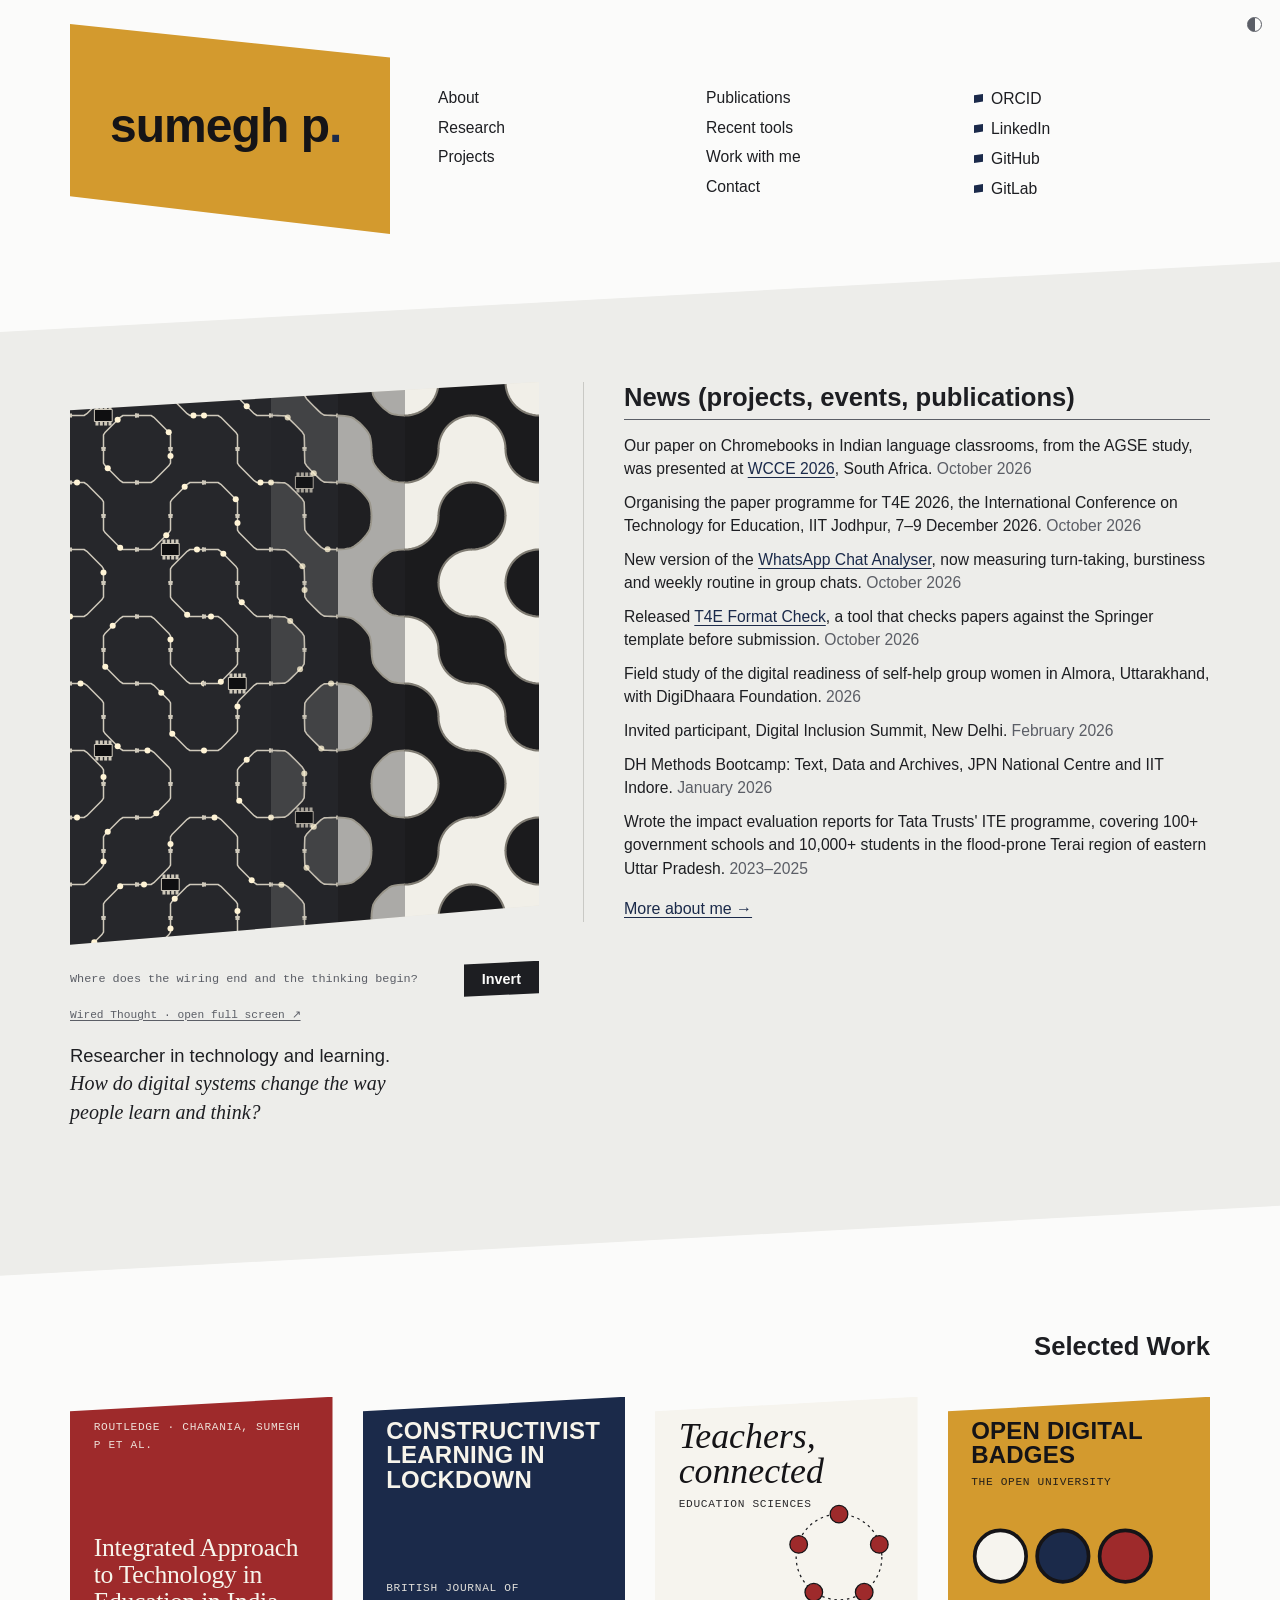
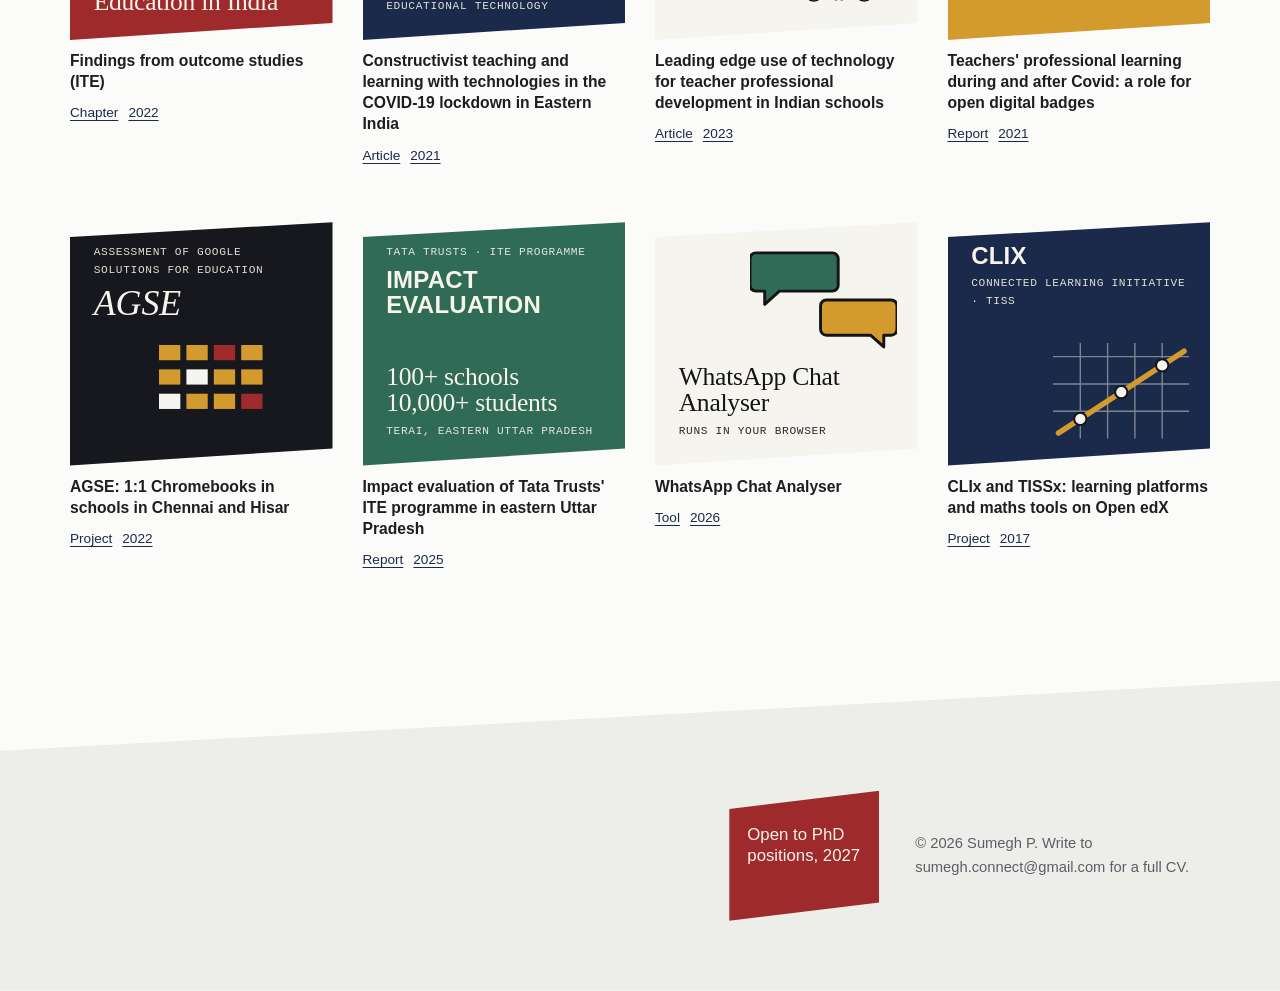
<file: index.html>
<!doctype html>
<html lang="en">
<head>
<meta charset="utf-8">
<meta http-equiv="Content-Security-Policy" content="default-src 'self'; script-src 'self'; style-src 'self' 'unsafe-inline' https://fonts.googleapis.com; font-src 'self' https://fonts.gstatic.com; img-src 'self' data:; connect-src 'self'; object-src 'none'; base-uri 'self'; form-action 'none'; upgrade-insecure-requests">
<meta name="referrer" content="strict-origin-when-cross-origin">
<meta name="viewport" content="width=device-width, initial-scale=1, viewport-fit=cover">
<style>
:root { color-scheme: light; padding-top: env(safe-area-inset-top, 0px); padding-bottom: env(safe-area-inset-bottom, 0px); }
body { margin: 0; }
img { max-width: 100%; }
[hidden] { display: none !important; }
</style>
<script src="js/theme-init.js"></script>
<title>Sumegh P</title>
<meta name="description" content="Sumegh P studies how digital systems change the way people learn and think, and builds the tools to see it.">
<link rel="canonical" href="https://sumegh.in/">
<link rel="icon" href="favicon.svg" type="image/svg+xml">
<link rel="apple-touch-icon" href="apple-touch-icon.png">
<meta name="theme-color" content="#D39A2E">
<meta property="og:type" content="profile">
<meta property="og:site_name" content="Sumegh P">
<meta property="og:title" content="Sumegh P · Researcher in technology and learning">
<meta property="og:description" content="How digital systems change the way people learn and think, and the tools to see it.">
<meta property="og:url" content="https://sumegh.in/">
<meta property="og:image" content="https://sumegh.in/og-image.png">
<meta property="og:image:width" content="1200">
<meta property="og:image:height" content="630">
<meta property="og:image:alt" content="The ochre sumegh p. logo beside the words: Researcher in technology and learning">
<meta property="profile:first_name" content="Sumegh">
<meta name="twitter:card" content="summary_large_image">
<meta name="twitter:title" content="Sumegh P · Researcher in technology and learning">
<meta name="twitter:description" content="How digital systems change the way people learn and think, and the tools to see it.">
<meta name="twitter:image" content="https://sumegh.in/og-image.png">
<script type="application/ld+json">
{
  "@context": "https://schema.org",
  "@type": "Person",
  "name": "Sumegh P",
  "alternateName": "Sumegh Hemant Paltiwale",
  "url": "https://sumegh.in/",
  "image": "https://sumegh.in/og-image.png",
  "jobTitle": "Researcher in technology and learning",
  "description": "Researcher studying how digital systems change the way people learn and think, and building tools to see it.",
  "knowsAbout": ["Educational technology", "Learning analytics", "Digital humanities", "Data science"],
  "address": {"@type": "PostalAddress", "addressRegion": "Delhi NCR", "addressCountry": "IN"},
  "identifier": {"@type": "PropertyValue", "propertyID": "ORCID", "value": "0000-0003-0709-2174"},
  "sameAs": [
    "https://orcid.org/0000-0003-0709-2174",
    "https://www.linkedin.com/in/sumeghhp",
    "https://github.com/sumeghp",
    "https://gitlab.com/sumeghhp"
  ]
}
</script>
<link rel="preconnect" href="https://fonts.googleapis.com">
<link rel="preconnect" href="https://fonts.gstatic.com" crossorigin>
<link rel="stylesheet" href="https://fonts.googleapis.com/css2?family=Fraunces:ital,opsz,wght,SOFT,WONK@0,9..144,400..900,0..100,0..1;1,9..144,400..700,0..100,0..1&family=Instrument+Sans:wght@400;500;600;700&family=IBM+Plex+Mono:wght@400;500&family=Courier+Prime:wght@400;700&display=swap">
<style>
/* Layout: a scholar's site of tilted planes. Skewed name block, slanted grey bands, news beside a portrait, and a grid of typographic covers. Each menu item opens its own page. */
:root {
  --bg: #FBFBFA;
  --band: #EDEDEA;
  --ink: #1D1E22;
  --muted: #5B5E66;
  --rule: #C9C9C5;
  --link: #1B2A4A;
  --blue: #1B2A4A;
  --ochre: #D39A2E;
  --rose: #9E2A2B;
  --green: #2F6B57;
  --crimson: #9E2A2B;
  --night: #17181D;
  --paper: #F6F4EE;
  --on-dark: #F7F4EB;
  --on-light: #151417;

  --sans: "Instrument Sans", "Helvetica Neue", Arial, sans-serif;
  --serif: "Fraunces", Georgia, "Times New Roman", serif;
  --mono: "IBM Plex Mono", ui-monospace, Menlo, monospace;
}
@media (prefers-color-scheme: dark) {
  :root:not([data-theme="light"]) { --bg: #111216; --band: #1B1C21; --ink: #ECEBE6; --muted: #A3A5AD; --rule: #34363D; --link: #9BB2EE; color-scheme: dark; }
}
:root[data-theme="dark"] { --bg: #111216; --band: #1B1C21; --ink: #ECEBE6; --muted: #A3A5AD; --rule: #34363D; --link: #9BB2EE; color-scheme: dark; }

* { box-sizing: border-box; }
body { background: var(--bg); color: var(--ink); font-family: var(--sans); font-size: 1rem; line-height: 1.6; -webkit-font-smoothing: antialiased; overflow-x: hidden; }
a { color: var(--link); text-underline-offset: 3px; }
a:hover { color: var(--rose); }
:focus-visible { outline: 2px solid var(--ochre); outline-offset: 3px; }
.wrap { max-width: 1180px; margin: 0 auto; padding-left: max(20px, env(safe-area-inset-left, 0px)); padding-right: max(20px, env(safe-area-inset-right, 0px)); }

/* ---------- Header ---------- */
.masthead .wrap { display: grid; grid-template-columns: auto minmax(0, 1fr); gap: 48px; align-items: center; padding-block: 24px 28px; }
.logo { display: block; text-decoration: none; position: relative; width: 320px; height: 210px; }
.logo .plane { position: absolute; inset: 0; background: var(--ochre); clip-path: polygon(0 0, 100% 16%, 100% 100%, 0 82%); }
.logo .word { position: absolute; left: 40px; top: 78px; font-family: var(--sans); font-weight: 700; font-size: 3rem; letter-spacing: -0.02em; line-height: 1; color: var(--on-light); white-space: nowrap; }
.logo .word span { color: var(--blue); }
.logo:hover .plane { background: var(--crimson); }
.logo:hover .word { color: var(--on-dark); }
.logo:hover .word span { color: var(--ochre); }
.menu { display: grid; grid-template-columns: repeat(3, minmax(0, 1fr)); gap: 6px 32px; padding-top: 28px; }
.menu ul { list-style: none; margin: 0; padding: 0; display: grid; gap: 4px; align-content: start; }
.menu a { color: var(--ink); text-decoration: none; font-size: 0.98rem; display: inline-flex; align-items: center; gap: 8px; }
.menu a:hover, .menu a[aria-current="page"] { color: var(--rose); }
.menu a[aria-current="page"] { font-weight: 600; }
.menu .ext::before { content: ""; width: 9px; height: 9px; background: var(--blue); clip-path: polygon(0 15%, 100% 0, 100% 85%, 0 100%); flex: none; }

/* ---------- Theme toggle ---------- */
.masthead { position: relative; }
.theme-toggle { position: absolute; top: max(10px, env(safe-area-inset-top, 0px)); right: max(12px, env(safe-area-inset-right, 0px)); width: 28px; height: 28px; padding: 0; border: 0; background: none; color: var(--muted); cursor: pointer; display: grid; place-items: center; z-index: 5; }
.theme-toggle::before { content: ""; width: 13px; height: 13px; border: 1.5px solid currentColor; border-radius: 50%; background: linear-gradient(90deg, currentColor 50%, transparent 50%); }
.theme-toggle:hover { color: var(--ochre); }

/* ---------- Slanted band ---------- */
.band { background: var(--band); clip-path: polygon(0 70px, 100% 0, 100% calc(100% - 70px), 0 100%); padding-block: 120px 130px; }
.band.flat-top { clip-path: polygon(0 0, 100% 0, 100% calc(100% - 70px), 0 100%); padding-top: 64px; }

/* ---------- Home: portrait + news ---------- */
.intro { display: grid; grid-template-columns: minmax(0, 0.9fr) minmax(0, 1.1fr); gap: 0; align-items: start; }
.portrait { padding-right: 44px; }
.portrait .skew { clip-path: polygon(0 5%, 100% 0, 100% 93%, 0 100%); background: #E8E5DC; }
.portrait svg { display: block; width: 100%; height: auto; }
.portrait { --paper: #F7F5EF; --canvas: #E8E5DC; --line: #151417; }
#tess { display: block; width: 100%; height: auto; aspect-ratio: 5 / 6; touch-action: none; cursor: ew-resize; }
.f-blue { fill: var(--blue); } .f-ochre { fill: var(--ochre); } .f-rose { fill: var(--rose); }
.f-green { fill: var(--green); } .f-paper { fill: var(--paper); } .f-line { fill: var(--line); } .f-canvas { fill: var(--canvas); }
.st { stroke: var(--line); stroke-width: 3; stroke-linejoin: round; stroke-linecap: round; }
.st-only { fill: none; stroke: var(--line); stroke-width: 3; stroke-linecap: round; stroke-linejoin: round; }
.pl { transform-box: fill-box; transform-origin: center; transition: transform .28s ease-out; }
.pl.paintable { cursor: pointer; }
.portrait.shattered .pl { transition: transform .8s cubic-bezier(.2,1.4,.4,1); }
.pl:hover > * { filter: brightness(1.07); }
.pbar { display: flex; flex-wrap: wrap; align-items: center; gap: 10px; margin-top: 16px; }
.pbar .artlink { flex-basis: 100%; font-family: var(--mono); font-size: 0.7rem; color: var(--muted); text-decoration: underline; text-underline-offset: 2px; }
.pbar .artlink:hover { color: var(--crimson); }
.pbar .caption { font-family: var(--mono); font-size: 0.74rem; color: var(--muted); line-height: 1.4; flex: 1 1 200px; }
.btn.alt { background: transparent; color: var(--ink); box-shadow: inset 0 0 0 2px var(--ink); }
.btn.alt:hover { background: var(--ochre); color: var(--on-light); box-shadow: none; }
@media (prefers-reduced-motion: reduce) { .pl { transition: none !important; } }
.portrait .who { margin-top: 18px; font-size: 1.15rem; line-height: 1.45; max-width: 34ch; }
.portrait .who em { font-family: var(--serif); font-style: italic; font-size: 1.25rem; }
.news { border-left: 1px solid var(--rule); padding-left: 40px; min-width: 0; }
.news h2, .pagehead h1 { font-family: var(--sans); font-weight: 600; font-size: 1.6rem; line-height: 1.2; margin: 0 0 14px; padding-bottom: 6px; border-bottom: 1px solid var(--muted); }
.news ul { list-style: none; margin: 0; padding: 0; display: grid; gap: 10px; }
.news li { font-size: 0.98rem; line-height: 1.5; }
.news time { color: var(--muted); white-space: nowrap; }
.news .more { margin-top: 16px; display: inline-block; }

/* ---------- Selected work ---------- */
.work-head { display: flex; flex-wrap: wrap; justify-content: space-between; align-items: baseline; gap: 12px; margin: 10px 0 30px; }
.work-head h2 { font-family: var(--sans); font-weight: 600; font-size: 1.6rem; margin: 0; }
.filterbar { font-size: 0.92rem; color: var(--muted); display: flex; gap: 10px; align-items: baseline; flex-wrap: wrap; }
.filterbar[hidden] { display: none !important; }
.linkbtn { all: unset; cursor: pointer; color: var(--link); text-decoration: underline; text-underline-offset: 3px; }
.linkbtn:hover { color: var(--rose); }
.linkbtn:focus-visible { outline: 2px solid var(--ochre); outline-offset: 2px; }
.covers { list-style: none; margin: 0; padding: 0; display: grid; grid-template-columns: repeat(4, minmax(0, 1fr)); gap: 56px 30px; }
.covers li { display: grid; gap: 10px; align-content: start; }
.covers li[hidden] { display: none !important; }
.cover { display: block; aspect-ratio: 544 / 504; max-width: 100%; clip-path: polygon(0 6%, 100% 0, 100% 93%, 0 100%); text-decoration: none; position: relative; overflow: hidden; transition: transform .35s cubic-bezier(.3,1.4,.5,1); }
.cover:hover { transform: translateY(-4px) rotate(-1deg); }
.cover:focus-visible { outline: none; }
.cover:focus-visible + .ctitle { text-decoration: underline; }
.cover .in { position: absolute; inset: 9% 9% 10% 9%; display: flex; flex-direction: column; gap: 6px; }
.ctitle { font-weight: 600; font-size: 0.98rem; line-height: 1.35; color: var(--ink); text-decoration: none; }
.ctitle:hover { color: var(--rose); }
.ctags { display: flex; gap: 10px; font-size: 0.85rem; }

/* cover designs: fixed pigments, like printed objects */
.c-rose { background: var(--rose); color: var(--on-dark); }
.c-blue { background: var(--blue); color: var(--on-dark); }
.c-paper { background: var(--paper); color: var(--on-light); }
.c-ochre { background: var(--ochre); color: var(--on-light); }
.c-night { background: var(--night); color: var(--on-dark); }
.c-green { background: var(--green); color: var(--on-dark); }
.k-small { font-family: var(--mono); font-size: clamp(0.55rem, 0.9vw, 0.7rem); letter-spacing: 0.06em; text-transform: uppercase; opacity: .9; }
.k-serif { font-family: var(--serif); font-weight: 500; font-size: clamp(1.05rem, 2vw, 1.6rem); line-height: 1.05; letter-spacing: -0.01em; }
.k-serif-i { font-family: var(--serif); font-style: italic; font-weight: 400; font-size: clamp(1.4rem, 2.8vw, 2.3rem); line-height: 1; }
.k-heavy { font-family: var(--sans); font-weight: 700; font-size: clamp(1rem, 1.9vw, 1.5rem); line-height: 1.02; text-transform: uppercase; letter-spacing: 0.01em; }
.cover svg.motif { position: absolute; pointer-events: none; }

/* ---------- Inner pages ---------- */
.page[hidden] { display: none !important; }
.pagehead { margin-bottom: 30px; }
.pagehead p { color: var(--muted); max-width: 62ch; font-size: 1.05rem; }
.cols { display: grid; grid-template-columns: minmax(0, 1fr) 320px; gap: 56px; align-items: start; }
.prose { display: grid; gap: 16px; max-width: 66ch; font-size: 1.04rem; }
.lead { font-family: var(--serif); font-style: italic; font-size: 1.45rem; line-height: 1.35; max-width: 34ch; }
.ledger { border-left: 1px solid var(--rule); padding-left: 26px; display: grid; gap: 14px; }
.ledger h2 { font-size: 0.8rem; font-family: var(--mono); font-weight: 500; letter-spacing: 0.06em; text-transform: uppercase; color: var(--muted); margin: 0 0 4px; }
.ledger div { display: grid; gap: 1px; }
.ledger .yr { font-family: var(--mono); font-size: 0.78rem; color: var(--muted); font-variant-numeric: tabular-nums; }
.ledger .what { font-weight: 600; font-size: 0.96rem; line-height: 1.35; }
.ledger .where { font-size: 0.88rem; color: var(--muted); }

.quad { display: grid; grid-template-columns: repeat(2, minmax(0, 1fr)); gap: 40px 48px; }
.quad article:last-child:nth-child(odd) { grid-column: 1 / -1; }
.quad article { display: grid; gap: 8px; align-content: start; }
.chip { width: 54px; height: 34px; clip-path: polygon(0 12%, 100% 0, 100% 88%, 0 100%); }
.quad h2, .rows h2, .tools h2, .offers h2 { font-family: var(--sans); font-weight: 600; font-size: 1.18rem; line-height: 1.3; margin: 0; }
.quad p, .offers p { color: var(--muted); }

.rows { display: grid; gap: 0; }
.rows article { display: grid; grid-template-columns: 110px minmax(0, 1fr); gap: 26px; padding-block: 24px; border-top: 1px solid var(--rule); }
.rows article:first-child { border-top: 0; padding-top: 0; }
.rows .yr { font-family: var(--mono); font-size: 0.85rem; color: var(--muted); font-variant-numeric: tabular-nums; padding-top: 3px; }
.rows .body { display: grid; gap: 7px; min-width: 0; }
.meta { font-size: 0.88rem; color: var(--muted); }
.meta b { color: var(--ink); font-weight: 600; }
.rows p { max-width: 66ch; }
.links { display: flex; flex-wrap: wrap; gap: 4px 18px; font-size: 0.94rem; }
.badge { font-family: var(--mono); font-size: 0.68rem; letter-spacing: 0.06em; text-transform: uppercase; background: var(--green); color: var(--on-dark); padding: 2px 7px; margin-left: 8px; vertical-align: 2px; }

.pubs { list-style: none; margin: 0; padding: 0; display: grid; }
.pubs li { display: grid; grid-template-columns: 70px minmax(0, 1fr); gap: 20px; padding-block: 16px; border-top: 1px solid var(--rule); }
.pubs li:first-child { border-top: 0; padding-top: 0; }
.pubs .yr { font-family: var(--mono); font-size: 0.88rem; color: var(--muted); font-variant-numeric: tabular-nums; padding-top: 2px; }
.cite { overflow-wrap: anywhere; min-width: 0; }
.cite .t { font-family: var(--serif); font-size: 1.08rem; }
.cite b { font-weight: 600; }
.cite .kind { font-family: var(--mono); font-size: 0.72rem; letter-spacing: 0.05em; text-transform: uppercase; color: var(--muted); margin-right: 8px; }
.cite .doi { font-family: var(--mono); font-size: 0.82rem; }

.tools { display: grid; grid-template-columns: repeat(2, minmax(0, 1fr)); gap: 40px; }
.tools article { display: grid; gap: 12px; align-content: start; }
.tools p { color: var(--muted); }

.offers { display: grid; grid-template-columns: repeat(2, minmax(0, 1fr)); gap: 32px 48px; margin-bottom: 30px; }
.offers article { display: grid; gap: 6px; border-top: 3px solid var(--ink); padding-top: 14px; }

.svc { display: grid; grid-template-columns: repeat(3, minmax(0, 1fr)); gap: 36px; margin-top: 56px; padding-top: 30px; border-top: 1px solid var(--rule); }
.svc h2 { font-family: var(--mono); font-size: 0.8rem; font-weight: 500; letter-spacing: 0.06em; text-transform: uppercase; color: var(--muted); margin: 0 0 12px; }
.svc ul { list-style: none; margin: 0; padding: 0; display: grid; gap: 12px; }
.svc li { font-weight: 600; font-size: 0.96rem; line-height: 1.4; display: grid; }
.svc li span { font-weight: 400; color: var(--muted); font-size: 0.86rem; }

.contact { display: grid; gap: 26px; }
.email-row { display: flex; flex-wrap: wrap; gap: 14px; align-items: center; }
.email { font-family: "Courier Prime", "Courier New", Courier, monospace; font-weight: 700; font-size: clamp(1.2rem, 4.2vw, 2.2rem); letter-spacing: -0.01em; user-select: all; overflow-wrap: anywhere; }
.btn { font: 600 0.9rem var(--sans); padding: 10px 18px; border: 0; background: var(--ink); color: var(--bg); cursor: pointer; clip-path: polygon(0 10%, 100% 0, 100% 90%, 0 100%); }
.btn:hover { background: var(--rose); color: var(--on-light); }
.note { font-family: var(--mono); font-size: 0.8rem; color: var(--muted); min-height: 1.2em; }
.elsewhere { list-style: none; margin: 0; padding: 0; display: grid; grid-template-columns: repeat(auto-fit, minmax(200px, 1fr)); gap: 16px 28px; }
.elsewhere li { display: grid; gap: 2px; border-top: 1px solid var(--rule); padding-top: 8px; }
.elsewhere .k { font-family: var(--mono); font-size: 0.74rem; letter-spacing: 0.05em; text-transform: uppercase; color: var(--muted); }

/* ---------- Footer ---------- */
.foot { margin-top: 90px; }
.foot .band { padding-block: 110px 70px; clip-path: polygon(0 70px, 100% 0, 100% 100%, 0 100%); }
.foot .wrap { display: flex; flex-wrap: wrap; gap: 36px; justify-content: flex-end; align-items: center; }
.foot .tile { display: block; width: 150px; height: 130px; background: var(--crimson); clip-path: polygon(0 14%, 100% 0, 100% 86%, 0 100%); color: var(--on-dark); text-decoration: none; padding: 34px 18px; font-size: 1.05rem; line-height: 1.25; }
.foot .tile:hover { background: var(--ochre); color: var(--on-light); }
.foot p { max-width: 36ch; font-size: 0.92rem; color: var(--muted); margin: 0; }

.section-gap { padding-block: 40px 20px; }

@media (max-width: 1000px) {
  .covers { grid-template-columns: repeat(3, minmax(0, 1fr)); }
}
@media (max-width: 860px) {
  .masthead .wrap { grid-template-columns: minmax(0, 1fr); gap: 4px; }
  .menu { padding-top: 0; }
  .intro, .cols { grid-template-columns: minmax(0, 1fr); gap: 36px; }
  .portrait { padding-right: 0; max-width: 460px; }
  .news { border-left: 0; padding-left: 0; }
  .covers { grid-template-columns: repeat(2, minmax(0, 1fr)); gap: 40px 20px; }
  .quad, .tools, .offers, .svc { grid-template-columns: minmax(0, 1fr); }
  .band { padding-block: 90px 100px; clip-path: polygon(0 40px, 100% 0, 100% calc(100% - 40px), 0 100%); }
  .band.flat-top { clip-path: polygon(0 0, 100% 0, 100% calc(100% - 40px), 0 100%); padding-top: 40px; }
}
@media (max-width: 560px) {
  .logo { width: 240px; height: 160px; }
  .logo { width: 250px; }
  .logo .plane { right: 0; }
  .logo .word { left: 28px; top: 58px; font-size: 2.3rem; }
  .menu { grid-template-columns: repeat(2, minmax(0, 1fr)); }
  .menu ul:nth-child(3) { grid-column: 1 / -1; display: flex; flex-wrap: wrap; gap: 6px 18px; margin-top: 8px; }
  .rows article, .pubs li { grid-template-columns: minmax(0, 1fr); gap: 4px; }
  .k-serif { font-size: 1rem; } .k-heavy { font-size: 0.95rem; } .k-serif-i { font-size: 1.35rem; }
}
@media (prefers-reduced-motion: reduce) { .cover { transition: none; } }
</style>
</head>
<body>
<header class="masthead">
  <button class="theme-toggle" type="button" aria-label="Switch to dark mode" title="Switch to dark mode"></button>
  <div class="wrap">
    <a class="logo" href="#home" aria-label="Sumegh P, home">
      <span class="plane" aria-hidden="true"></span>
      <span class="word" aria-hidden="true">sumegh p<span>.</span></span>
    </a>
    <nav class="menu" aria-label="Pages">
      <ul>
        <li><a href="#about">About</a></li>
        <li><a href="#research">Research</a></li>
        <li><a href="#projects">Projects</a></li>
      </ul>
      <ul>
        <li><a href="#publications">Publications</a></li>
        <li><a href="#tools">Recent tools</a></li>
        <li><a href="#work">Work with me</a></li>
        <li><a href="#contact">Contact</a></li>
      </ul>
      <ul>
        <li><a class="ext" href="https://orcid.org/0000-0003-0709-2174" target="_blank" rel="noopener">ORCID</a></li>
        <li><a class="ext" href="https://www.linkedin.com/in/sumeghhp" target="_blank" rel="noopener">LinkedIn</a></li>
        <li><a class="ext" href="https://github.com/sumeghp" target="_blank" rel="noopener">GitHub</a></li>
        <li><a class="ext" href="https://gitlab.com/sumeghhp" target="_blank" rel="noopener">GitLab</a></li>
      </ul>
    </nav>
  </div>
</header>

<main>
  <!-- ================= HOME ================= -->
  <div class="page" data-page="home">
    <div class="band">
      <div class="wrap intro">
        <div class="portrait">
          <div class="skew">
            <canvas id="tess" role="img" aria-label="A circuit board whose right-angled traces gradually bend into an interlocking black and white pattern"></canvas>
          </div>
          <div class="pbar">
            <span class="caption">Where does the wiring end and the thinking begin?</span>
            <button class="btn" type="button" id="invert">Invert</button>
            <a class="artlink" href="https://sumeghp.github.io/wired-thought/" target="_blank" rel="noopener">Wired Thought · open full screen ↗</a>
          </div>
          <p class="who">Researcher in technology and learning. <em>How do digital systems change the way people learn and think?</em></p>
        </div>
        <div class="news">
          <h2>News (projects, events, publications)</h2>
          <ul>
            <li>Our paper on Chromebooks in Indian language classrooms, from the AGSE study, was presented at <a href="https://wcce2026.org/program/" target="_blank" rel="noopener">WCCE 2026</a>, South Africa. <time>October 2026</time></li>
            <li>Organising the paper programme for T4E 2026, the International Conference on Technology for Education, IIT Jodhpur, 7–9 December 2026. <time>October 2026</time></li>
            <li>New version of the <a href="https://sumeghhp.gitlab.io/whatsapp_plots/" target="_blank" rel="noopener">WhatsApp Chat Analyser</a>, now measuring turn-taking, burstiness and weekly routine in group chats. <time>October 2026</time></li>
            <li>Released <a href="https://sumeghp.github.io/t4e-format-checker/" target="_blank" rel="noopener">T4E Format Check</a>, a tool that checks papers against the Springer template before submission. <time>October 2026</time></li>
            <li>Field study of the digital readiness of self-help group women in Almora, Uttarakhand, with DigiDhaara Foundation. <time>2026</time></li>
            <li>Invited participant, Digital Inclusion Summit, New Delhi. <time>February 2026</time></li>
            <li>DH Methods Bootcamp: Text, Data and Archives, JPN National Centre and IIT Indore. <time>January 2026</time></li>
            <li>Wrote the impact evaluation reports for Tata Trusts' ITE programme, covering 100+ government schools and 10,000+ students in the flood-prone Terai region of eastern Uttar Pradesh. <time>2023–2025</time></li>
          </ul>
          <a class="more" href="#about">More about me →</a>
        </div>
      </div>
    </div>

    <div class="wrap section-gap">
      <div class="work-head">
        <div class="filterbar" id="filterbar" hidden><span>Showing <b id="filtername"></b></span><button class="linkbtn" type="button" id="clearfilter">Show all</button></div>
        <h2 style="margin-left:auto">Selected Work</h2>
      </div>
      <ul class="covers" id="covers">
        <li data-tags="Chapter 2022">
          <a class="cover c-rose" href="https://doi.org/10.4324/9781003300274-7" target="_blank" rel="noopener" aria-label="Findings from outcome studies, Routledge chapter 2022">
            <span class="in"><span class="k-small">Routledge · Charania, Sumegh P et al.</span><span class="k-serif" style="margin-top:auto">Integrated Approach to Technology in Education in India</span></span>
          </a>
          <a class="ctitle" href="https://doi.org/10.4324/9781003300274-7" target="_blank" rel="noopener">Findings from outcome studies (ITE)</a>
          <span class="ctags"><button class="linkbtn" type="button" data-tag="Chapter">Chapter</button><button class="linkbtn" type="button" data-tag="2022">2022</button></span>
        </li>
        <li data-tags="Article 2021">
          <a class="cover c-blue" href="https://doi.org/10.1111/bjet.13111" target="_blank" rel="noopener" aria-label="Constructivist teaching and learning with technologies in the COVID-19 lockdown, BJET 2021">
            <span class="in"><span class="k-heavy">Constructivist learning in lockdown</span><span class="k-small" style="margin-top:auto">British Journal of Educational Technology</span></span>
          </a>
          <a class="ctitle" href="https://doi.org/10.1111/bjet.13111" target="_blank" rel="noopener">Constructivist teaching and learning with technologies in the COVID-19 lockdown in Eastern India</a>
          <span class="ctags"><button class="linkbtn" type="button" data-tag="Article">Article</button><button class="linkbtn" type="button" data-tag="2021">2021</button></span>
        </li>
        <li data-tags="Article 2023">
          <a class="cover c-paper" href="https://doi.org/10.3390/educsci13040386" target="_blank" rel="noopener" aria-label="Leading edge use of technology for teacher professional development, Education Sciences 2023">
            <svg class="motif" viewBox="0 0 100 100" style="right:6%;bottom:8%;width:48%" aria-hidden="true"><circle cx="50" cy="50" r="34" fill="none" stroke="#1D1E22" stroke-dasharray="2 3"/><g fill="#9E2A2B" stroke="#151417" stroke-width="1"><circle cx="50" cy="16" r="7"/><circle cx="82" cy="40" r="7"/><circle cx="70" cy="78" r="7"/><circle cx="30" cy="78" r="7"/><circle cx="18" cy="40" r="7"/></g></svg>
            <span class="in"><span class="k-serif-i">Teachers, connected</span><span class="k-small">Education Sciences</span></span>
          </a>
          <a class="ctitle" href="https://doi.org/10.3390/educsci13040386" target="_blank" rel="noopener">Leading edge use of technology for teacher professional development in Indian schools</a>
          <span class="ctags"><button class="linkbtn" type="button" data-tag="Article">Article</button><button class="linkbtn" type="button" data-tag="2023">2023</button></span>
        </li>
        <li data-tags="Report 2021">
          <a class="cover c-ochre" href="https://oro.open.ac.uk/75653/" target="_blank" rel="noopener" aria-label="Open digital badges report, The Open University 2021">
            <svg class="motif" viewBox="0 0 100 60" style="left:9%;bottom:12%;width:70%" aria-hidden="true"><g stroke="#151417" stroke-width="2"><circle cx="16" cy="30" r="14" fill="#F6F4EE"/><circle cx="50" cy="30" r="14" fill="#1B2A4A"/><circle cx="84" cy="30" r="14" fill="#9E2A2B"/></g></svg>
            <span class="in"><span class="k-heavy">Open digital badges</span><span class="k-small">The Open University</span></span>
          </a>
          <a class="ctitle" href="https://oro.open.ac.uk/75653/" target="_blank" rel="noopener">Teachers' professional learning during and after Covid: a role for open digital badges</a>
          <span class="ctags"><button class="linkbtn" type="button" data-tag="Report">Report</button><button class="linkbtn" type="button" data-tag="2021">2021</button></span>
        </li>
        <li data-tags="Project 2022">
          <a class="cover c-night" href="#projects" aria-label="AGSE, Assessment of Google Solutions for Education">
            <svg class="motif" viewBox="0 0 100 60" style="right:8%;bottom:12%;width:58%" aria-hidden="true"><g fill="#D39A2E"><rect x="0" y="0" width="14" height="10"/><rect x="18" y="0" width="14" height="10"/><rect x="36" y="0" width="14" height="10" fill="#9E2A2B"/><rect x="54" y="0" width="14" height="10"/><rect x="0" y="16" width="14" height="10"/><rect x="18" y="16" width="14" height="10" fill="#F6F4EE"/><rect x="36" y="16" width="14" height="10"/><rect x="54" y="16" width="14" height="10"/><rect x="0" y="32" width="14" height="10" fill="#F6F4EE"/><rect x="18" y="32" width="14" height="10"/><rect x="36" y="32" width="14" height="10"/><rect x="54" y="32" width="14" height="10" fill="#9E2A2B"/></g></svg>
            <span class="in"><span class="k-small">Assessment of Google Solutions for Education</span><span class="k-serif-i">AGSE</span></span>
          </a>
          <a class="ctitle" href="#projects">AGSE: 1:1 Chromebooks in schools in Chennai and Hisar</a>
          <span class="ctags"><button class="linkbtn" type="button" data-tag="Project">Project</button><button class="linkbtn" type="button" data-tag="2022">2022</button></span>
        </li>
        <li data-tags="Report 2025">
          <a class="cover c-green" href="#projects" aria-label="Impact evaluation of the ITE programme for Tata Trusts">
            <span class="in"><span class="k-small">Tata Trusts · ITE programme</span><span class="k-heavy">Impact evaluation</span><span class="k-serif" style="margin-top:auto">100+ schools<br>10,000+ students</span><span class="k-small">Terai, eastern Uttar Pradesh</span></span>
          </a>
          <a class="ctitle" href="#projects">Impact evaluation of Tata Trusts' ITE programme in eastern Uttar Pradesh</a>
          <span class="ctags"><button class="linkbtn" type="button" data-tag="Report">Report</button><button class="linkbtn" type="button" data-tag="2025">2025</button></span>
        </li>
        <li data-tags="Tool 2026">
          <a class="cover c-paper" href="https://sumeghhp.gitlab.io/whatsapp_plots/" target="_blank" rel="noopener" aria-label="WhatsApp Chat Analyser tool">
            <svg class="motif" viewBox="0 0 100 70" style="right:8%;top:10%;width:56%" aria-hidden="true"><g stroke="#151417" stroke-width="2" stroke-linejoin="round"><path fill="#2F6B57" d="M4,4 h52 a4,4 0 0 1 4,4 v18 a4,4 0 0 1 -4,4 h-36 l-10,9 v-9 h-6 a4,4 0 0 1 -4,-4 v-18 a4,4 0 0 1 4,-4 Z"/><path fill="#D39A2E" d="M96,36 h-44 a4,4 0 0 0 -4,4 v16 a4,4 0 0 0 4,4 h30 l9,8 v-8 h5 a4,4 0 0 0 4,-4 v-16 a4,4 0 0 0 -4,-4 Z"/></g></svg>
            <span class="in" style="justify-content:flex-end"><span class="k-serif">WhatsApp Chat Analyser</span><span class="k-small">Runs in your browser</span></span>
          </a>
          <a class="ctitle" href="https://sumeghhp.gitlab.io/whatsapp_plots/" target="_blank" rel="noopener">WhatsApp Chat Analyser</a>
          <span class="ctags"><button class="linkbtn" type="button" data-tag="Tool">Tool</button><button class="linkbtn" type="button" data-tag="2026">2026</button></span>
        </li>
        <li data-tags="Project 2017">
          <a class="cover c-blue" href="#projects" aria-label="CLIx and TISSx learning platforms">
            <svg class="motif" viewBox="0 0 100 70" style="right:8%;bottom:11%;width:52%" aria-hidden="true"><g stroke="#F6F4EE" stroke-width="1" opacity=".45"><path d="M0,10 H100 M0,30 H100 M0,50 H100 M20,0 V70 M40,0 V70 M60,0 V70 M80,0 V70"/></g><path d="M4,66 L96,6" stroke="#D39A2E" stroke-width="4" stroke-linecap="round"/><g fill="#F6F4EE" stroke="#151417" stroke-width="1.5"><circle cx="20" cy="55.6" r="4.5"/><circle cx="50" cy="36" r="4.5"/><circle cx="80" cy="16.4" r="4.5"/></g></svg>
            <span class="in"><span class="k-heavy">CLIx</span><span class="k-small">Connected Learning Initiative · TISS</span></span>
          </a>
          <a class="ctitle" href="#projects">CLIx and TISSx: learning platforms and maths tools on Open edX</a>
          <span class="ctags"><button class="linkbtn" type="button" data-tag="Project">Project</button><button class="linkbtn" type="button" data-tag="2017">2017</button></span>
        </li>
      </ul>
    </div>
  </div>

  <!-- ================= ABOUT ================= -->
  <div class="page" data-page="about" hidden>
    <div class="band flat-top"><div class="wrap">
      <div class="pagehead"><h1>About</h1></div>
      <div class="cols">
        <div class="prose">
          <p class="lead">I study how digital systems change the way people learn and think, and I build the tools to see it.</p>
          <p>I trained as an engineer and computer scientist at Bombay University, then spent seven years at the Tata Institute of Social Sciences studying how technology reaches government schools. On CLIx, I ran the Open edX learning platforms, wrote interactive maths tools and trained teachers in Rajasthan, Chhattisgarh, Telangana and Mizoram. I evaluated ITE, a project-based learning programme by TISS and Tata Trusts that ran in government schools across 11+ states, and co-authored its outcome studies. I also designed the research for AGSE, a study of 1:1 Chromebooks in two schools in Chennai and Hisar. Most recently, I led field research for the Digital Classroom Project in more than 60 government schools in Madhya Pradesh.</p>
          <p>Since 2024 I have managed the Safexpress Centre for Data, Learning and Decision Sciences at Ashoka University. There, mathematicians, statisticians and computer scientists study AI/ML models on state-of-the-art computing infrastructure, and I get a glimpse of that research from behind the scenes.</p>
          <p>In my spare time I help organise T4E, the international conference on technology for education, and I have worked with Tata Trusts as an evaluation consultant, writing the impact evaluation reports for its ITE programme across 100+ government schools and 10,000+ students in the flood-prone Terai region of eastern Uttar Pradesh. I am also drawn to mathematical art, especially tessellations.</p>
          <p>My questions have shifted from whether a technology works in a classroom to what it does to the people using it: how generative AI changes who does the thinking, how communities form on messaging platforms, and how culture lives in digital images. I am looking for PhD positions starting in 2027.</p>
        </div>
        <div class="ledger" aria-label="Career summary">
          <h2>Career</h2>
          <div><span class="yr">2024 –</span><span class="what">Centre Manager, SCDLDS</span><span class="where">Ashoka University</span></div>
          <div><span class="yr">2023 – 2025</span><span class="what">Evaluation consultant, ITE</span><span class="where">Sir Ratan Tata Trust</span></div>
          <div><span class="yr">2022 – 2024</span><span class="what">Senior Research Associate</span><span class="where">TISS, Gwalior and Indore</span></div>
          <div><span class="yr">2019 – 2022</span><span class="what">Research Associate</span><span class="where">TISS, Mumbai</span></div>
          <div><span class="yr">2017 – 2019</span><span class="what">Research Assistant</span><span class="where">TISS, Mumbai</span></div>
          <div><span class="yr">2017</span><span class="what">M.Sc. Computer Science</span><span class="where">Bombay University</span></div>
          <div><span class="yr">2014</span><span class="what">B.E. Instrumentation Engineering</span><span class="where">Bombay University</span></div>
        </div>
      </div>
      <div class="svc">
        <div><h2>Academic service</h2><ul>
          <li>T4E 2026<span>Organising team: peer review and paper programme</span></li>
          <li>T4E 2025<span>Conference manager, submissions and peer review</span></li>
          <li>exSPLOre 2025 and 2026<span>Local organising committee</span></li>
          <li>Education and Information Technologies<span>Reviewer</span></li>
        </ul></div>
        <div><h2>Teaching</h2><ul>
          <li>Introduction to Machine Learning<span>Teaching fellow, Ashoka University, 2024</span></li>
          <li>Python for Algorithms<span>Visiting faculty, M.Sc. Computer Science, Bombay University, 2017–18</span></li>
          <li>Teacher professional development<span>Courses and workshops for government school teachers</span></li>
        </ul></div>
        <div><h2>Recent training</h2><ul>
          <li>DH Methods Bootcamp<span>JPN National Centre and IIT Indore, 2026</span></li>
          <li>Digital Inclusion Summit<span>Invited participant, New Delhi, 2026</span></li>
        </ul></div>
      </div>
    </div></div>
  </div>

  <!-- ================= RESEARCH ================= -->
  <div class="page" data-page="research" hidden>
    <div class="band flat-top"><div class="wrap">
      <div class="pagehead"><h1>Research</h1><p>Five questions I keep returning to.</p></div>
      <div class="quad">
        <article><div class="chip" style="background:var(--blue)"></div><h2>Thinking agency and generative AI</h2><p>When learners read, write and reason with AI, who is doing the knowing? I am interested in cognitive offloading, and in how learners and users keep ownership of their own thinking.</p></article>
        <article><div class="chip" style="background:var(--crimson)"></div><h2>Connectivism and connected learning</h2><p>Learning now happens across networks of people, platforms and machines rather than inside one classroom. I ask how knowledge forms and travels through these networks, and what changes when AI becomes one of the connections.</p></article>
        <article><div class="chip" style="background:var(--ochre)"></div><h2>Learning where resources are thin</h2><p>Devices, connectivity and language in government schools and rural communities across the Global South, and who is left out when a new technology arrives.</p></article>
        <article><div class="chip" style="background:var(--green)"></div><h2>Platforms and online communities</h2><p>How users build communities on messaging and social platforms: who speaks, who replies, and how the rhythm of a group follows the rhythm of their lives.</p></article>
        <article><div class="chip" style="background:var(--ink)"></div><h2>Culture, creativity and heritage</h2><p>Computational methods for reading images, film and archives, to understand why certain forms move people.</p></article>
      </div>
    </div></div>
  </div>

  <!-- ================= PROJECTS ================= -->
  <div class="page" data-page="projects" hidden>
    <div class="band flat-top"><div class="wrap">
      <div class="pagehead"><h1>Projects</h1><p>Fieldwork, platforms and evaluations, newest first.</p></div>
      <div class="rows">
        <article><span class="yr">2026</span><div class="body"><h2>Digital readiness of self-help group women in Almora<span class="badge">Ongoing</span></h2><div class="meta"><b>Analysis and report</b> · DigiDhaara Foundation</div><p>Focus groups with SHG women and interviews with NRLM officials in the Takula and Dhaula Devi blocks of Uttarakhand, on phone ownership, banking, UPI and selling products online.</p></div></article>
        <article><span class="yr">2022 – 24</span><div class="body"><h2>Assessment of Google Solutions for Education (AGSE)</h2><div class="meta"><b>Research design and analysis</b> · TISS with Google India</div><p>An assessment of a 1:1 Chromebook programme in two secondary government schools, in Chennai and Hisar. I drafted the research proposal, built the data collection tools and analysed classroom practice.</p></div></article>
        <article><span class="yr">2022 – 24</span><div class="body"><h2>Digital Classroom Project, Madhya Pradesh</h2><div class="meta"><b>Led implementation and research</b> · TISS CETE</div><p>A study of engagement with digital classrooms in more than 60 upper primary and secondary government schools. I led field data collection and supervised the research team across both districts.</p></div></article>
        <article><span class="yr">2019 – 25</span><div class="body"><h2>Integrated Approach to Technology in Education (ITE)</h2><div class="meta"><b>Researcher, then evaluation consultant</b> · TISS with Tata Trusts</div><p>A project-based learning programme with technology, run by TISS and Tata Trusts in government schools across 11+ states. I carried out its evaluation in all of them and co-authored its outcome studies. Later, as a consultant, I wrote the impact evaluation reports for 100+ schools and 10,000+ students in the flood-prone Terai region of eastern Uttar Pradesh, including coding skills and IT integration.</p><div class="links"><a href="https://doi.org/10.1111/bjet.13111" target="_blank" rel="noopener">BJET 2021</a><a href="https://doi.org/10.4324/9781003300274-7" target="_blank" rel="noopener">Routledge chapter 2022</a></div></div></article>
        <article><span class="yr">2019 – 21</span><div class="body"><h2>Teacher communities on messaging platforms</h2><div class="meta"><b>Lead author</b> · TISS</div><p>How in-service government teachers used WhatsApp groups as communities of practice: who posted, who replied, and how activity followed the school calendar. This work later became the WhatsApp Chat Analyser.</p><div class="links"><a href="https://www.learntechlib.org/primary/p/220164/" target="_blank" rel="noopener">SITE 2021</a><a href="https://doi.org/10.1007/978-3-030-59847-1_8" target="_blank" rel="noopener">OCCE 2020</a></div></div></article>
        <article><span class="yr">2020 – 21</span><div class="body"><h2>Open digital badges for teacher learning</h2><div class="meta"><b>Badge design and pilot</b> · TISS with The Open University, UK</div><p>Research on whether digital badges motivate teachers' professional learning. I helped design the badge specifications and piloted Badgr for credentialing at scale.</p><div class="links"><a href="https://oro.open.ac.uk/75653/" target="_blank" rel="noopener">Open University report 2021</a></div></div></article>
        <article><span class="yr">2017 – 22</span><div class="body"><h2>CLIx and TISSx learning platforms</h2><div class="meta"><b>Platforms, tools and learning analytics</b> · TISS</div><p>I ran the Open edX platforms behind CLIx and TISSx, wrote JavaScript tools for maths modules on linear equations and proportional reasoning, trained government teachers in Rajasthan, Chhattisgarh, Telangana and Mizoram, and analysed learner data from TISSx teacher courses.</p></div></article>
      </div>
    </div></div>
  </div>

  <!-- ================= PUBLICATIONS ================= -->
  <div class="page" data-page="publications" hidden>
    <div class="band flat-top"><div class="wrap">
      <div class="pagehead"><h1>Publications</h1><p>ORCID <a href="https://orcid.org/0000-0003-0709-2174" target="_blank" rel="noopener">0000-0003-0709-2174</a></p></div>
      <ol class="pubs">
        <li><span class="yr">2026</span><div class="cite"><span class="kind">Conference</span>Charania, A., &amp; <b>Sumegh P</b>. <span class="t">Chromebooks in public secondary schools in India: A case study on language classroom integration.</span> <em>World Conference on Computers in Education (WCCE 2026)</em>, Kruger National Park, South Africa.</div></li>
        <li><span class="yr">2023</span><div class="cite"><span class="kind">Journal</span>Charania, A., <b>Sumegh P</b>, Sen, S., Sarkar, D., &amp; Bakshani, U. <span class="t">Leading edge use of technology for teacher professional development in Indian schools.</span> <em>Education Sciences</em>, 13(4), 386. <a class="doi" href="https://doi.org/10.3390/educsci13040386" target="_blank" rel="noopener">doi:10.3390/educsci13040386</a></div></li>
        <li><span class="yr">2022</span><div class="cite"><span class="kind">Chapter</span>Charania, A., <b>Sumegh P</b>, Avadhanam, R., &amp; Bakshani, U. <span class="t">Findings from outcome studies.</span> In <em>Integrated Approach to Technology in Education in India: Implementation and Impact</em>. Routledge. <a class="doi" href="https://doi.org/10.4324/9781003300274-7" target="_blank" rel="noopener">doi:10.4324/9781003300274-7</a></div></li>
        <li><span class="yr">2021</span><div class="cite"><span class="kind">Journal</span>Charania, A., Bakshani, U., <b>Sumegh P</b>, Kaur, I., &amp; Nasrin, N. <span class="t">Constructivist teaching and learning with technologies in the COVID-19 lockdown in Eastern India.</span> <em>British Journal of Educational Technology</em>. <a class="doi" href="https://doi.org/10.1111/bjet.13111" target="_blank" rel="noopener">doi:10.1111/bjet.13111</a></div></li>
        <li><span class="yr">2021</span><div class="cite"><span class="kind">Report</span>Cross, S., Adinolfi, L., Charania, A., <b>Sumegh P</b>, Wolfenden, F., et al. <span class="t">Teachers' professional learning during and after Covid: a role for open digital badges.</span> The Open University. <a class="doi" href="https://oro.open.ac.uk/75653/" target="_blank" rel="noopener">oro.open.ac.uk/75653</a></div></li>
        <li><span class="yr">2021</span><div class="cite"><span class="kind">Conference</span><b>Sumegh P</b>, &amp; Charania, A. <span class="t">Understanding the teacher participation and interaction over technology-enabled CoP.</span> <em>Proceedings of SITE Interactive Conference</em>, 44–48. AACE. <a class="doi" href="https://www.learntechlib.org/primary/p/220164/" target="_blank" rel="noopener">learntechlib.org/p/220164</a></div></li>
        <li><span class="yr">2020</span><div class="cite"><span class="kind">Conference</span><b>Sumegh P</b>, Sarkar, D., &amp; Charania, A. <span class="t">Use of community of practice for in-service government teachers in professional development.</span> <em>Open Conference on Computers in Education (OCCE)</em>, 73–77. Springer. <a class="doi" href="https://doi.org/10.1007/978-3-030-59847-1_8" target="_blank" rel="noopener">doi:10.1007/978-3-030-59847-1_8</a></div></li>
        <li><span class="yr">2018</span><div class="cite"><span class="kind">Poster</span>Dhakulkar, A., &amp; <b>Sumegh P</b> <span class="t">Designing an interactive and collaborative environment for learning linear equations.</span> CLIx Symposium, Tata Institute of Social Sciences, Mumbai.</div></li>
      </ol>
    </div></div>
  </div>

  <!-- ================= TOOLS ================= -->
  <div class="page" data-page="tools" hidden>
    <div class="band flat-top"><div class="wrap">
      <div class="pagehead"><h1>Recent tools</h1><p>Small tools I have built, for my own research, for the research community and for everyday work.</p></div>
      <div class="tools">
        <article><div class="chip" style="background:var(--ink)"></div><h2>GridSpaces</h2><p>A macOS menu-bar app that arranges the Mac's row of desktops into a 2×2 grid, as in Ubuntu's Unity. Arrow keys move you around the grid and can take the current window along. A frosted-glass panel shows which apps are on each desktop, and moving up or down slides the screen vertically. Written in Swift.</p><div class="links"><a href="https://github.com/sumeghp/gridspaces" target="_blank" rel="noopener">Source code</a></div></article>
        <article><div class="chip" style="background:var(--green)"></div><h2>WhatsApp Chat Analyser</h2><p>Turns an exported WhatsApp chat into activity charts, a reply network and measures of conversation dynamics such as turn-taking, burstiness and weekly routine. It grew out of my study of teacher communities. The chat never leaves your device.</p><div class="links"><a href="https://sumeghhp.gitlab.io/whatsapp_plots/" target="_blank" rel="noopener">Open the tool</a></div></article>
        <article><div class="chip" style="background:var(--blue)"></div><h2>T4E Format Check</h2><p>Checks a paper against the Springer proceedings template before submission: page limits by paper type, author block, ORCID check digits, headings, figures and references, with plain-language fixes.</p><div class="links"><a href="https://sumeghp.github.io/t4e-format-checker/" target="_blank" rel="noopener">Open the tool</a><a href="https://github.com/sumeghp/t4e-format-checker" target="_blank" rel="noopener">Source code</a></div></article>
        <article><div class="chip" style="background:var(--ochre)"></div><h2>DH Conferences Dates</h2><p>Upcoming digital humanities conferences in one place, with countdowns to their submission deadlines, sorting and a calendar view. Suggestions for venues to add are welcome.</p><div class="links"><a href="https://sumeghp.github.io/dhconf-dates/" target="_blank" rel="noopener">Open the tool</a><a href="https://github.com/sumeghp/dhconf-dates" target="_blank" rel="noopener">Source code</a></div></article>
        <article><div class="chip" style="background:var(--rose)"></div><h2>Edu Conferences Dates</h2><p>Upcoming conferences in education, edtech, learning sciences, STEM education and comparative education, with countdowns to their submission deadlines, sorting and a calendar view. Suggestions for venues to add are welcome.</p><div class="links"><a href="https://sumeghp.github.io/educonf-dates/" target="_blank" rel="noopener">Open the tool</a><a href="https://github.com/sumeghp/educonf-dates" target="_blank" rel="noopener">Source code</a></div></article>
      </div>
    </div></div>
  </div>

  <!-- ================= WORK WITH ME ================= -->
  <div class="page" data-page="work" hidden>
    <div class="band flat-top"><div class="wrap">
      <div class="pagehead"><h1>Work with me</h1><p>I take on consulting work where careful fieldwork and good data both matter. Remote, or in the field anywhere in India.</p></div>
      <div class="offers">
        <article><h2>Programme evaluation</h2><p>Impact evaluations, from instruments, sampling and field plans to reports that funders and governments can use.</p></article>
        <article><h2>Mixed-methods research</h2><p>Surveys, focus groups and interviews, coded in MAXQDA or Atlas.ti, with statistics in Stata, SPSS or Python.</p></article>
        <article><h2>Learning data and analytics</h2><p>Learning-platform logs, engagement measures and analysis of messaging-group data, turned into findings people can act on.</p></article>
        <article><h2>Research tools</h2><p>Small web tools built for one study's question, private by design, documented so your team can keep using them.</p></article>
      </div>
      <a href="#contact">Discuss a project →</a>
    </div></div>
  </div>

  <!-- ================= CONTACT ================= -->
  <div class="page" data-page="contact" hidden>
    <div class="band flat-top"><div class="wrap contact">
      <div class="pagehead" style="margin-bottom:0"><h1>Contact</h1></div>
      <div class="email-row">
        <span class="email" id="email">sumegh.connect@gmail.com</span>
        <button class="btn" type="button" id="copy">Copy address</button>
        <span class="note" id="copynote" role="status" aria-live="polite"></span>
      </div>
      <ul class="elsewhere">
        <li><span class="k">ORCID</span><a href="https://orcid.org/0000-0003-0709-2174" target="_blank" rel="noopener">0000-0003-0709-2174</a></li>
        <li><span class="k">LinkedIn</span><a href="https://www.linkedin.com/in/sumeghhp" target="_blank" rel="noopener">in/sumeghhp</a></li>
        <li><span class="k">GitHub</span><a href="https://github.com/sumeghp" target="_blank" rel="noopener">sumeghp</a></li>
        <li><span class="k">GitLab</span><a href="https://gitlab.com/sumeghhp" target="_blank" rel="noopener">sumeghhp</a></li>
        <li><span class="k">Based in</span><span>Delhi NCR, India</span></li>
      </ul>
    </div></div>
  </div>
</main>

<footer class="foot">
  <div class="band">
    <div class="wrap">
      <a class="tile" href="#about">Open to PhD positions, 2027</a>
      <p>© 2026 Sumegh P. Write to sumegh.connect@gmail.com for a full CV.</p>
    </div>
  </div>
</footer>

<script src="js/site.js"></script>

</body>
</html>
</file>
